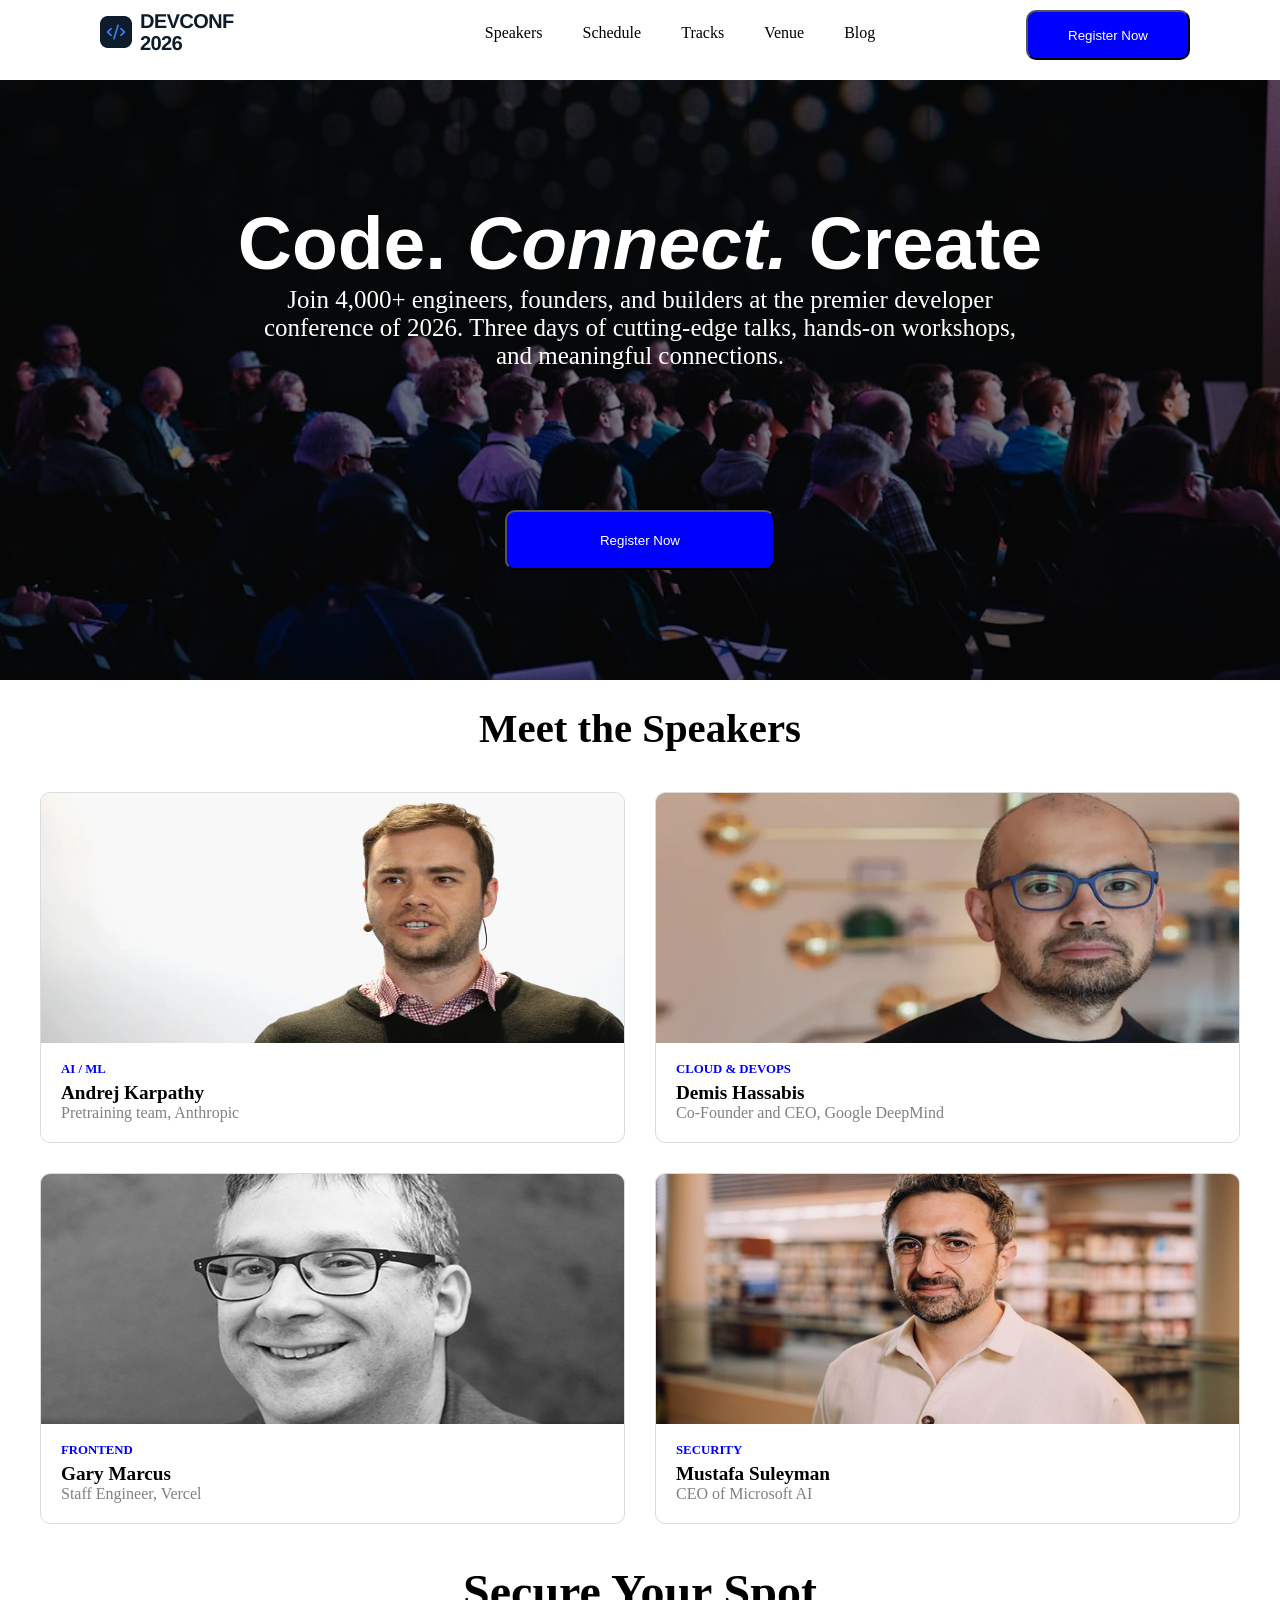
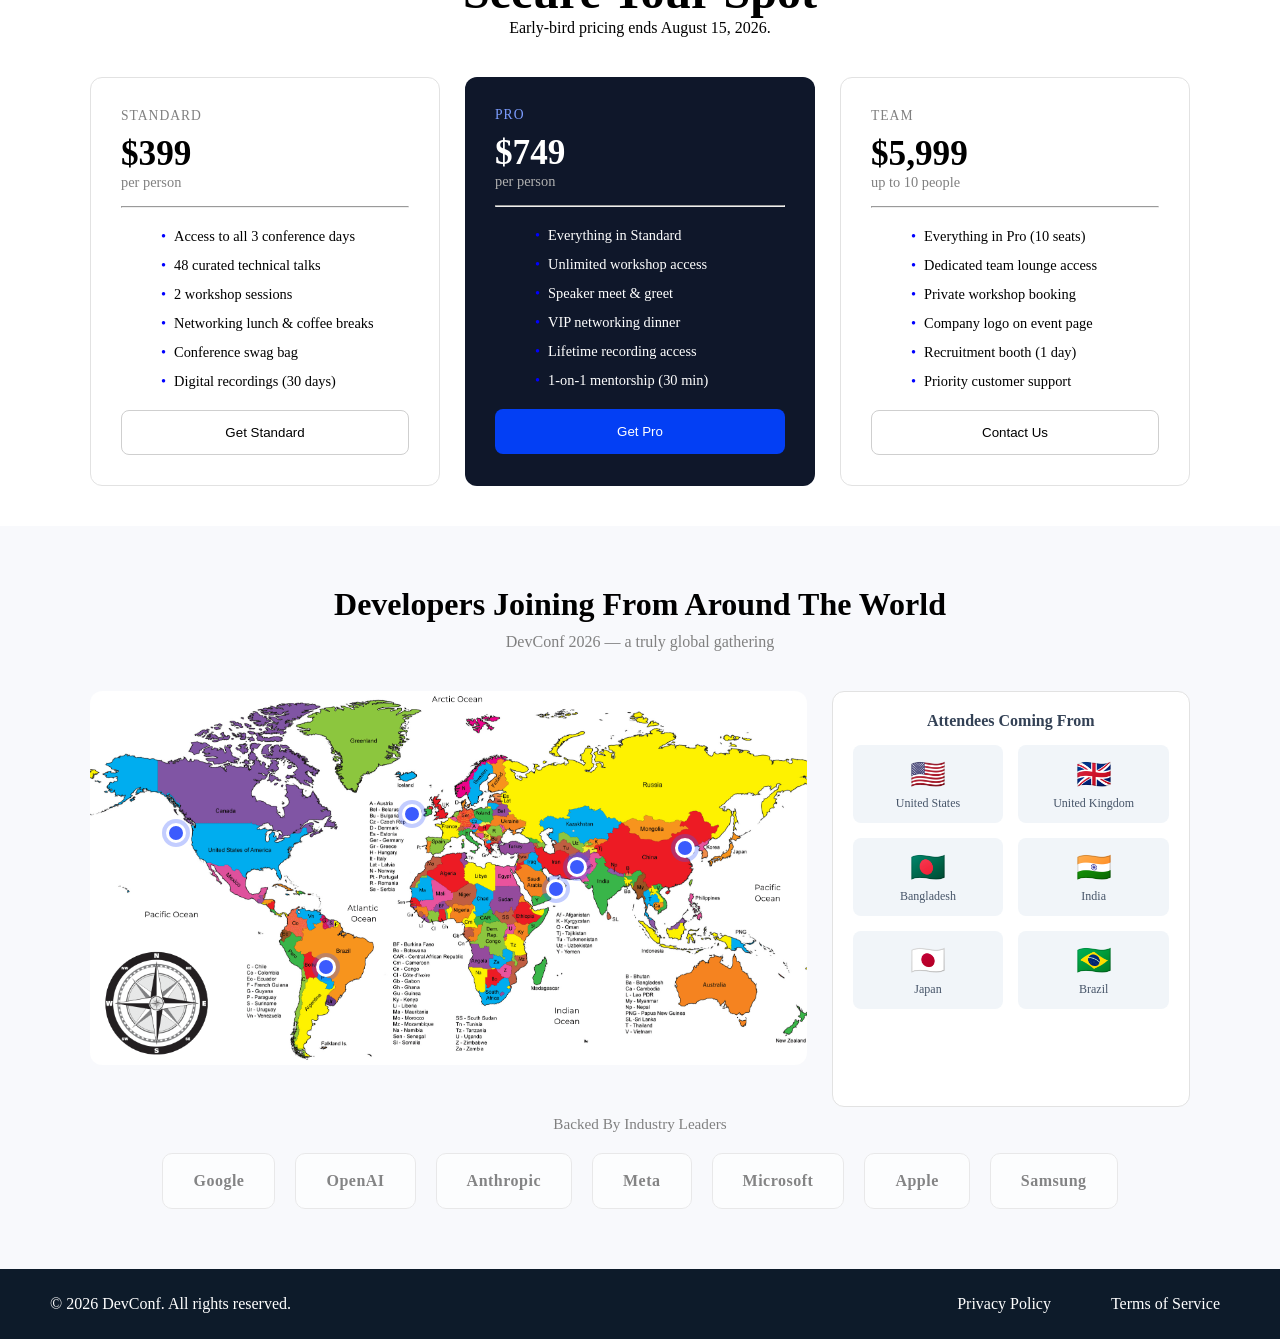
<file: index.html>
<!DOCTYPE html>
<html lang="en">

<head>
  <meta charset="UTF-8">
  <meta name="viewport" content="width=device-width, initial-scale=1.0">
  <title>Document</title>
  <link rel="stylesheet" href="style.css">
</head>

<body>
  <header>

    <div id="nav-bar">
      <div class="nav-manu-logo">
        <img src="./assets/logo.png" alt="logo">
      </div>
      <div class="nav-manu-ber">
        <nav>
          <ul>
            <li class="box"><a href="./index.html">Speakers</a></li>
            <li class="box"><a href="./Schedule.html">Schedule</a></li>
            <li class="box"><a href="./Tracks.html">Tracks</a></li>
            <li class="box"><a href="./Venue.html">Venue</a></li>
            <li class="box"><a href="./Blog.html">Blog</a></li>
          </ul>
        </nav>
      </div>
      <div class="button-Container"><button class="Button-content nav-bot">Register Now</button></div>
    </div>

    <div>
      <section class="hero-section">

        <div class="bunner-Container">
          <h1 class="h1-font">Code. <em>Connect.</em> Create</h1>
          <p id="banner-text-p">Join 4,000+ engineers, founders, and builders at the premier developer <br>
            conference of 2026. Three days of cutting-edge talks, hands-on workshops,<br>
            and meaningful connections.</p>
          <div class="secoend-button-Container"> <button class="Button-content secoend-button">Register Now</button>
          </div>
        </div>


      </section>
    </div>
  </header>
  <section>
    <div id="Head-line">
      <h1>Meet the Speakers</h1>
    </div>

    <div class="speakers-grid">

      <div class="speaker-card">
        <img src="./assets/andrej.png" alt="Andrej Karpathy">
        <p class="speaker-tag">AI / ML</p>
        <h3 class="speaker-name">Andrej Karpathy</h3>
        <p class="speaker-title">Pretraining team, Anthropic</p>
      </div>
      <div class="speaker-card">
        <img src="./assets/demis.png" alt="Demis Hassabis">
        <p class="speaker-tag">Cloud & DevOps</p>
        <h3 class="speaker-name">Demis Hassabis</h3>
        <p class="speaker-title">Co-Founder and CEO, Google DeepMind</p>
      </div>
      <div class="speaker-card">
        <img src="./assets/gary.png" alt="Andrej Karpathy">
        <p class="speaker-tag">Frontend</p>
        <h3 class="speaker-name">Gary Marcus</h3>
        <p class="speaker-title">Staff Engineer, Vercel</p>
      </div>
      <div class="speaker-card">
        <img src="./assets/mustafa.png" alt="Andrej Karpathy">
        <p class="speaker-tag">Security</p>
        <h3 class="speaker-name">Mustafa Suleyman</h3>
        <p class="speaker-title">CEO of Microsoft AI</p>
      </div>



    </div>
  </section>

  <section class="Price-section">
    <div id="secound-head-line">
      <h1 style="font-size: 3rem;">Secure Your Spot</h1>
      <p>Early-bird pricing ends August 15, 2026.</p>
    </div>


    <div class="Price-grid">

      <div class="price-card">
        <p class="price-plan">STANDARD</p>
        <h2 class="price-amount">$399</h2>
        <p class="price-per">per person</p>
        <hr>
        <ul class="price-features">
          <li>Access to all 3 conference days</li>
          <li>48 curated technical talks</li>
          <li>2 workshop sessions</li>
          <li>Networking lunch & coffee breaks</li>
          <li>Conference swag bag</li>
          <li>Digital recordings (30 days)</li>
        </ul>
        <button class="price-btn">Get Standard</button>
      </div>

      <div class="price-card price-card-highlight">
        <p class="price-plan">PRO</p>
        <h2 class="price-amount">$749</h2>
        <p class="price-per">per person</p>
        <hr>
        <ul class="price-features">
          <li>Everything in Standard</li>
          <li>Unlimited workshop access</li>
          <li>Speaker meet & greet</li>
          <li>VIP networking dinner</li>
          <li>Lifetime recording access</li>
          <li>1-on-1 mentorship (30 min)</li>
        </ul>
        <button class="price-btn price-btn-solid">Get Pro</button>
      </div>

      <div class="price-card">
        <p class="price-plan">TEAM</p>
        <h2 class="price-amount">$5,999</h2>
        <p class="price-per">up to 10 people</p>
        <hr>
        <ul class="price-features">
          <li>Everything in Pro (10 seats)</li>
          <li>Dedicated team lounge access</li>
          <li>Private workshop booking</li>
          <li>Company logo on event page</li>
          <li>Recruitment booth (1 day)</li>
          <li>Priority customer support</li>
        </ul>
        <button class="price-btn">Contact Us</button>
      </div>

    </div>
  </section>


  <!-- placeholder section -Ai challenge -->
  <section class="ai-section">
    <h2 class="ai-heading">Developers Joining From Around The World</h2>
    <p class="ai-subheading">DevConf 2026 — a truly global gathering</p>

    <div class="ai-top-grid">

      <!-- বাম পাশ: Map -->
      <div class="map-container">
        <img src="./assets/world-map.png" alt="World map" class="map-img">

        <div class="map-pin" style="top: 38%; left: 12%;">
          <span class="pin-dot"></span>
          <span class="pin-tooltip">USA — 620 devs</span>
        </div>
        <div class="map-pin" style="top: 33%; left: 45%;">
          <span class="pin-dot"></span>
          <span class="pin-tooltip">UK — 480 devs</span>
        </div>
        <div class="map-pin" style="top: 47%; left: 68%;">
          <span class="pin-dot"></span>
          <span class="pin-tooltip">Bangladesh — 310 devs</span>
        </div>
        <div class="map-pin" style="top: 53%; left: 65%;">
          <span class="pin-dot"></span>
          <span class="pin-tooltip">India — 540 devs</span>
        </div>
        <div class="map-pin" style="top: 42%; left: 83%;">
          <span class="pin-dot"></span>
          <span class="pin-tooltip">Japan — 275 devs</span>
        </div>
        <div class="map-pin" style="top: 74%; left: 33%;">
          <span class="pin-dot"></span>
          <span class="pin-tooltip">Brazil — 190 devs</span>
        </div>
      </div>

      <!-- ডান পাশ: Flags -->
      <div class="flag-container">
        <h3 class="flag-heading">Attendees Coming From</h3>
        <div class="flag-grid">
          <div class="flag-item">
            <span class="flag-emoji">🇺🇸</span>
            <p>United States</p>
          </div>
          <div class="flag-item">
            <span class="flag-emoji">🇬🇧</span>
            <p>United Kingdom</p>
          </div>
          <div class="flag-item">
            <span class="flag-emoji">🇧🇩</span>
            <p>Bangladesh</p>
          </div>
          <div class="flag-item">
            <span class="flag-emoji">🇮🇳</span>
            <p>India</p>
          </div>
          <div class="flag-item">
            <span class="flag-emoji">🇯🇵</span>
            <p>Japan</p>
          </div>
          <div class="flag-item">
            <span class="flag-emoji">🇧🇷</span>
            <p>Brazil</p>
          </div>
        </div>
      </div>

    </div>

    <!-- নিচে: Sponsors -->
    <div class="sponsors-wrap">
      <p class="sponsors-label">Backed By Industry Leaders</p>
      <div class="sponsors-grid">
        <div class="sponsor-box">Google</div>
        <div class="sponsor-box">OpenAI</div>
        <div class="sponsor-box">Anthropic</div>
        <div class="sponsor-box">Meta</div>
        <div class="sponsor-box">Microsoft</div>
        <div class="sponsor-box">Apple</div>
        <div class="sponsor-box">Samsung</div>
      </div>
    </div>

  </section>
  <footer class="footer-section">
     <div id="footer-h1"><p>© 2026 DevConf. All rights reserved.</p></div>
     <div id="footer-h2">
      <p>Privacy Policy</p>
      <p>Terms of Service</p>
    </div>
  </footer>

</body>


</html>
</file>
<file: style.css>
* {
  margin: 0;
}

#nav-bar {


  display: flex;
  flex-wrap: wrap;
  flex-shrink: 1;

  height: 80px;

}

nav ul {
  margin-top: 24px;

  display: flex;

  gap: 40px;
  list-style: none;
  justify-content: center;


}

div nav ul li a {


  text-decoration: none;
  color: black;
  border-radius: 15px;



}


div nav ul li a:hover {
  background-color: rgb(28, 30, 30);
  color: rgb(243, 243, 243);
  padding: 10px;
}

.Button-content {
  background-color: blue;
  color: white;
  padding: 15px 40px;
  border-radius: 10px;
  cursor: pointer;
  height: 50px;

}

.nav-bot {
  margin-right: 30px;
  margin-top: 10px;


}

.Button-content:hover {
  background-color: rgb(255, 255, 255);
  color: rgb(67, 5, 253);
}





.button-Container {
  flex: 1;
  display: flex;
  justify-content: end;
  margin-right: 60px;
}

.nav-manu-ber {
  flex: 1;
}

.nav-manu-logo {
  flex: 1;
  margin-left: 100px;
  margin-top: 10px;

}

.banner-container img {
  width: 100%;
}

.hero-section {
  background: linear-gradient(rgba(0, 0, 0, 0.5), rgba(0, 0, 0, 0.5)), url('./assets/banner.jpg');

  height: 600px;

  background-position: center;
  background-repeat: no-repeat;

  background-size: cover;
  display: flex;
  /* align-items: center; */
  justify-content: center;

}

.bunner-Container {
  color: white;
  text-align: center;
  padding-top: 20px;
  margin-top: 20px;


}

.h1-font {
  font-size: 75px;
  font-weight: bold;
  font-family: sans-serif;
  margin-bottom: 0%;
  margin-top: 80px;

}

#banner-text-p {

  font-size: 25px;
}

.secoend-button {

  height: 60px;
  width: 270px;
  margin-top: 140px;

}

#Head-line {
  margin-top: 25px;
  margin-bottom: 25px;
  text-align: center;
  font-weight: bold;
  font-size: 1.7rem;
}

.speakers-grid {
  display: grid;
  grid-template-columns: repeat(2, 1fr);
  gap: 30px;
  max-width: 100%;
  margin: 40px;
}

.speaker-card {
  border: 1px solid #dfdada;
  border-radius: 10px;
  overflow: hidden;

}

.speaker-card img {
  width: 100%;
  height: 250px;
  object-fit: fill;


}

.speaker-tag,
.speaker-name,
.speaker-title {
  margin-left: 20px;
}

.speaker-tag {
  color: blue;
  font-size: 0.8rem;
  font-weight: bold;
  text-transform: uppercase;
  margin-top: 15px;
}

.speaker-name {
  margin-top: 5px;
  font-size: 1.2rem;
}

.speaker-title {
  color: gray;
  margin-bottom: 20px;
}

#secound-head-line {
  text-align: center;
}

.Price-grid {
  display: grid;
  grid-template-columns: repeat(3, 1fr);
  gap: 25px;
  max-width: 1100px;
  margin: 40px auto;
}

.price-card {
  border: 1px solid #e2e2e2;
  border-radius: 12px;
  padding: 30px;
}

.price-plan {
  color: gray;
  font-size: 0.85rem;
  letter-spacing: 1px;
}

.price-amount {
  font-size: 2.2rem;
  margin-top: 10px;
}

.price-per {
  color: gray;
  font-size: 0.9rem;
  margin-bottom: 15px;
}

.price-features {
  list-style: none;
  margin: 20px 0;
}

.price-features li {
  margin-bottom: 12px;
  font-size: 0.9rem;
}

.price-features li::before {
  content: "•";
  color: blue;
  margin-right: 8px;
}

.price-card-highlight {
  background-color: #0f172a;
  color: white;
  border: none;
}

.price-card-highlight .price-plan {
  color: #7c9dff;
}

.price-card-highlight .price-per {
  color: #b0b0b0;
}

.price-btn {
  width: 100%;
  height: 45px;
  border-radius: 8px;
  border: 1px solid #cfcfcf;
  background: white;
  color: black;
  cursor: pointer;
}

.price-btn:hover {
  background-color: #7c9dff;
}

.price-btn-solid {
  background-color: #033ff4;
  color: white;
  border: none;
}

.price-btn-solid:hover {
  background-color: #e6e7f0;
  color: #0f172a;
}

.price-card-highlight:hover {
  background-color: #003ef6;
}



/* Placeholder Section -Ai Challenge */


.ai-section{
  background-color: #f8f9fc;
  padding: 60px 20px;
  text-align: center;
}

.ai-heading{
  font-size: 2rem;
  font-weight: bold;
}

.ai-subheading{
  color: gray;
  margin-top: 10px;
  margin-bottom: 40px;
}

/* ---- উপরের অংশ: map + flag পাশাপাশি ---- */
.ai-top-grid{
  display: grid;
  grid-template-columns: 2fr 1fr;
  gap: 25px;
  max-width: 1100px;
  margin: 0 auto;
  align-items: start;
}

/* Map */
.map-container{
  position: relative;
  border-radius: 12px;
  overflow: hidden;
}

.map-img{
  width: 100%;
  display: block;
}

.map-pin{
  position: absolute;
  transform: translate(-50%, -50%);
}

.pin-dot{
  display: block;
  width: 14px;
  height: 14px;
  background-color: #3b5bfd;
  border-radius: 50%;
  border: 3px solid white;
  box-shadow: 0 0 0 4px rgba(59, 91, 253, 0.3);
  cursor: pointer;
  animation: pulse 2s infinite;
}

@keyframes pulse{
  0% { box-shadow: 0 0 0 0 rgba(59, 91, 253, 0.5); }
  70% { box-shadow: 0 0 0 10px rgba(59, 91, 253, 0); }
  100% { box-shadow: 0 0 0 0 rgba(59, 91, 253, 0); }
}

.pin-tooltip{
  position: absolute;
  bottom: 130%;
  left: 50%;
  transform: translateX(-50%);
  background-color: #0f172a;
  color: white;
  padding: 6px 12px;
  border-radius: 6px;
  font-size: 0.75rem;
  white-space: nowrap;
  opacity: 0;
  visibility: hidden;
  transition: opacity 0.2s;
}

.map-pin:hover .pin-tooltip{
  opacity: 1;
  visibility: visible;
}

/* Flag box (ডান পাশ) */
.flag-container{
  background-color: white;
  border: 1px solid #e2e2e2;
  border-radius: 12px;
  padding: 20px;
  height: 100%;
}

.flag-heading{
  font-size: 1rem;
  margin-bottom: 15px;
  color: #334155;
}

.flag-grid{
  display: grid;
  grid-template-columns: repeat(2, 1fr);
  gap: 15px;
}

.flag-item{
  background-color: #f1f5f9;
  border-radius: 8px;
  padding: 12px 5px;
}

.flag-emoji{
  font-size: 1.8rem;
  display: block;
}

.flag-item p{
  font-size: 0.75rem;
  margin-top: 5px;
  color: #475569;
}

/* ---- নিচের অংশ: Sponsors ---- */
.sponsors-wrap{
  margin-top: 50px;
}

.sponsors-label{
  color: gray;
  font-size: 0.95rem;
  margin-bottom: 20px;
}

.sponsors-grid{
  display: flex;
  flex-wrap: wrap;
  justify-content: center;
  gap: 20px;
  max-width: 1000px;
  margin: 0 auto;
}

.sponsor-box{
  background-color: white;
  border: 1px solid #e2e2e2;
  border-radius: 10px;
  padding: 18px 30px;
  font-weight: bold;
  font-size: 1rem;
  color: #475569;
  letter-spacing: 0.5px;
  filter: grayscale(100%);
  opacity: 0.7;
  transition: all 0.3s;
}

.sponsor-box:hover{
  filter: grayscale(0%);
  opacity: 1;
  border-color: #3b5bfd;
  color: #3b5bfd;
  transform: translateY(-4px);
}

.footer-section{
  display: flex;
  height: 70px;
  align-items: center;
  background-color: #0D1B2A;
  color: #FFFFFF;
  
}
#footer-h1{
  flex: 1;
  margin-left: 50px;

}
#footer-h2{
  flex: 1;
  display: flex;
  justify-content: end;


}
#footer-h2 p{
  gap: 100px;
  margin-right: 60px;


}
</file>
